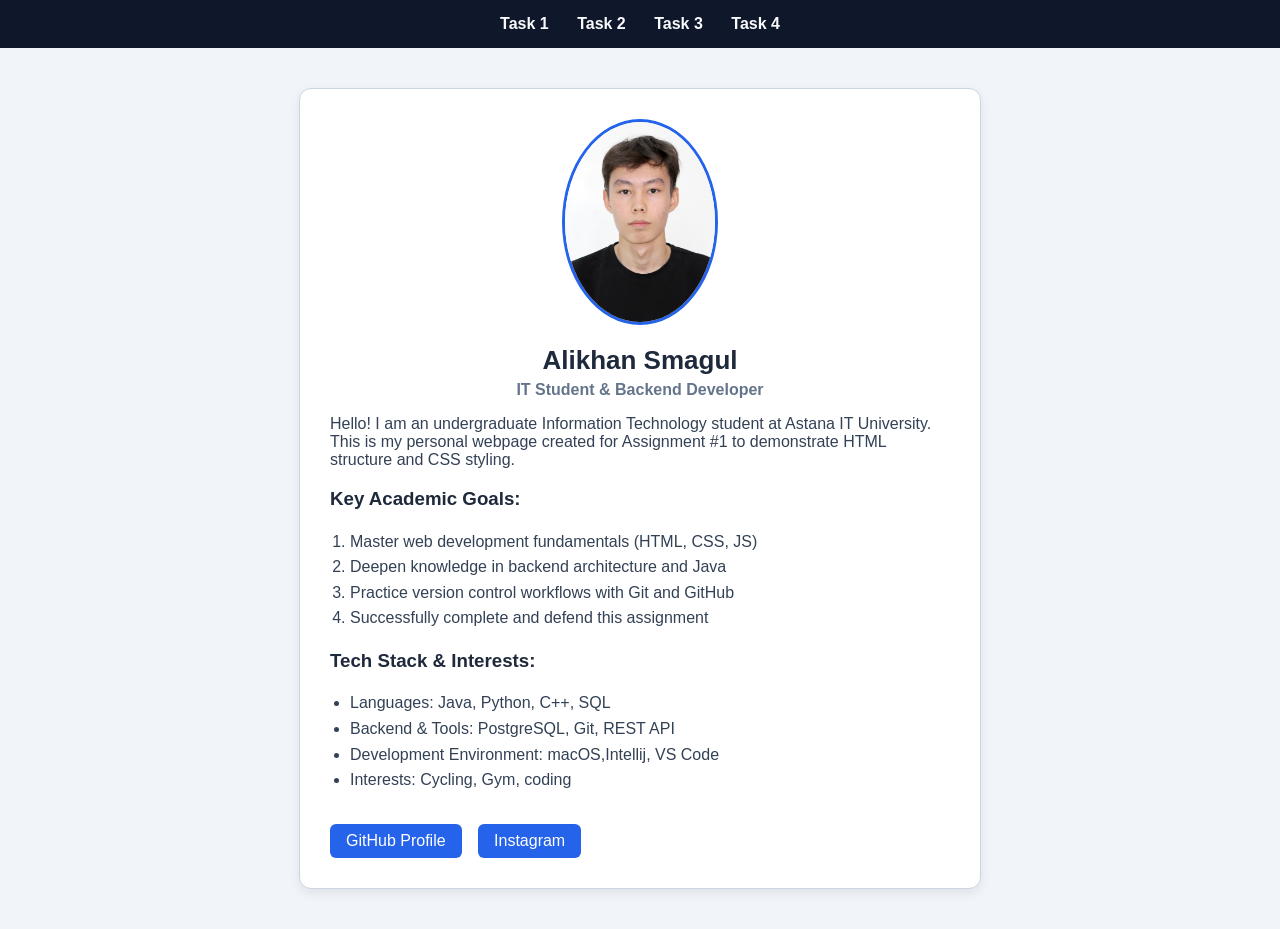
<file: index.html>
<!DOCTYPE html>
<html lang="en">
<head>
    <meta charset="UTF-8">
    <meta name="viewport" content="width=device-width, initial-scale=1.0">
    <title>Task 1 - Personal Webpage</title>
    <link rel="stylesheet" href="styles.css">
</head>
<body>

    <nav class="navbar">
        <a href="index.html">Task 1</a>
        <a href="task2.html">Task 2</a>
        <a href="task3.html">Task 3</a>
        <a href="task4.html">Task 4</a>
    </nav>


    <main id="profile-card">
        <img src="avatar.jpg" alt="Alikhan Smagul Profile Picture" class="profile-img">
        
        <h1>Alikhan Smagul</h1>
        <h2>IT Student & Backend Developer</h2>

        <p class="intro-text">
            Hello! I am an undergraduate Information Technology student at Astana IT University. This is my personal webpage created for Assignment #1 to demonstrate HTML structure and CSS styling.
        </p>

        <h3>Key Academic Goals:</h3>
        <ol>
            <li>Master web development fundamentals (HTML, CSS, JS)</li>
            <li>Deepen knowledge in backend architecture and Java</li>
            <li>Practice version control workflows with Git and GitHub</li>
            <li>Successfully complete and defend this assignment</li>
        </ol>

        <h3>Tech Stack & Interests:</h3>
        <ul>
            <li>Languages: Java, Python, C++, SQL</li>
            <li>Backend & Tools: PostgreSQL, Git, REST API</li>
            <li>Development Environment: macOS,Intellij, VS Code</li>
            <li>Interests: Cycling, Gym, coding</li>
        </ul>

        <div class="links-section">
            <a href="https://github.com" target="_blank" class="external-link">GitHub Profile</a>
            <a href="https://www.instagram.com/alih.zzzz?stkn=MWZ4MWptZmh1ZDNxdQ%3D%3D&utm_source=qr" target="_blank" class="external-link">Instagram</a>
        </div>
    </main>

</body>
</html>
</file>
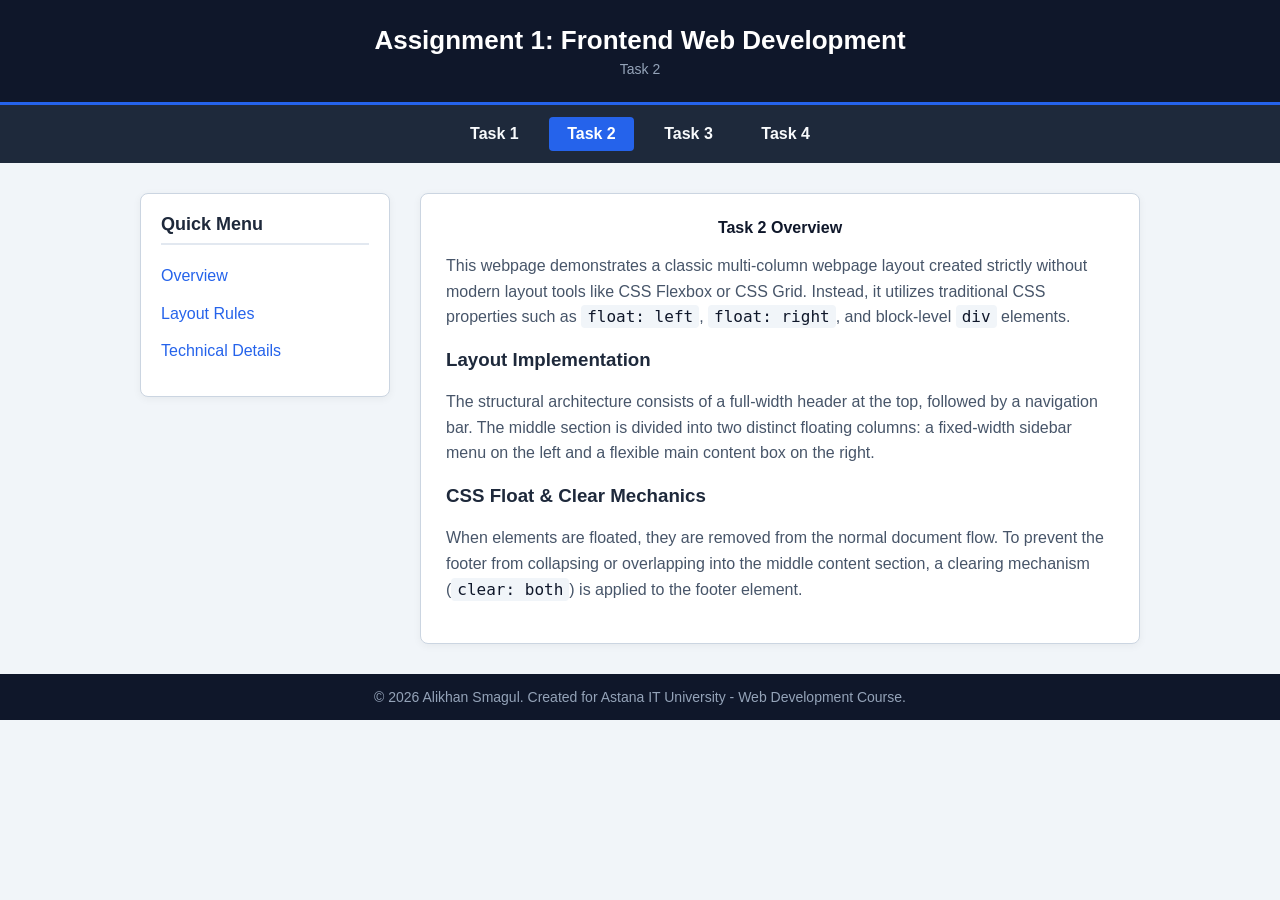
<file: task2.html>
<!DOCTYPE html>
<html lang="en">
<head>
    <meta charset="UTF-8">
    <meta name="viewport" content="width=device-width, initial-scale=1.0">
    <title>Task 2 - Webpage Layout</title>
    <link rel="stylesheet" href="styles.css">
</head>
<body>

    <div class="header">
        <h1>Assignment 1: Frontend Web Development</h1>
        <p>Task 2</p>
    </div>
    <div class="nav-bar">
        <a href="index.html">Task 1</a>
        <a href="task2.html" class="active">Task 2</a>
        <a href="task3.html">Task 3</a>
        <a href="task4.html">Task 4</a>
    </div>

    <div class="container">
        
        <div class="sidebar">
            <h3>Quick Menu</h3>
            <ul>
                <li><a href="#overview">Overview</a></li>
                <li><a href="#layout-rules">Layout Rules</a></li>
                <li><a href="#tech-details">Technical Details</a></li>
            </ul>
        </div>

        <div class="main-content">
            <h2 id="overview">Task 2 Overview</h2>
            <p>
                This webpage demonstrates a classic multi-column webpage layout created strictly without modern layout tools like CSS Flexbox or CSS Grid. Instead, it utilizes traditional CSS properties such as <code>float: left</code>, <code>float: right</code>, and block-level <code>div</code> elements.
            </p>

            <h3 id="layout-rules">Layout Implementation</h3>
            <p>
                The structural architecture consists of a full-width header at the top, followed by a navigation bar. The middle section is divided into two distinct floating columns: a fixed-width sidebar menu on the left and a flexible main content box on the right.
            </p>

            <h3 id="tech-details">CSS Float & Clear Mechanics</h3>
            <p>
                When elements are floated, they are removed from the normal document flow. To prevent the footer from collapsing or overlapping into the middle content section, a clearing mechanism (<code>clear: both</code>) is applied to the footer element.
            </p>
        </div>

        <div class="clearfix"></div>
    </div>

    <div class="footer">
        <p>&copy; 2026 Alikhan Smagul. Created for Astana IT University - Web Development Course.</p>
    </div>

</body>
</html>
</file>
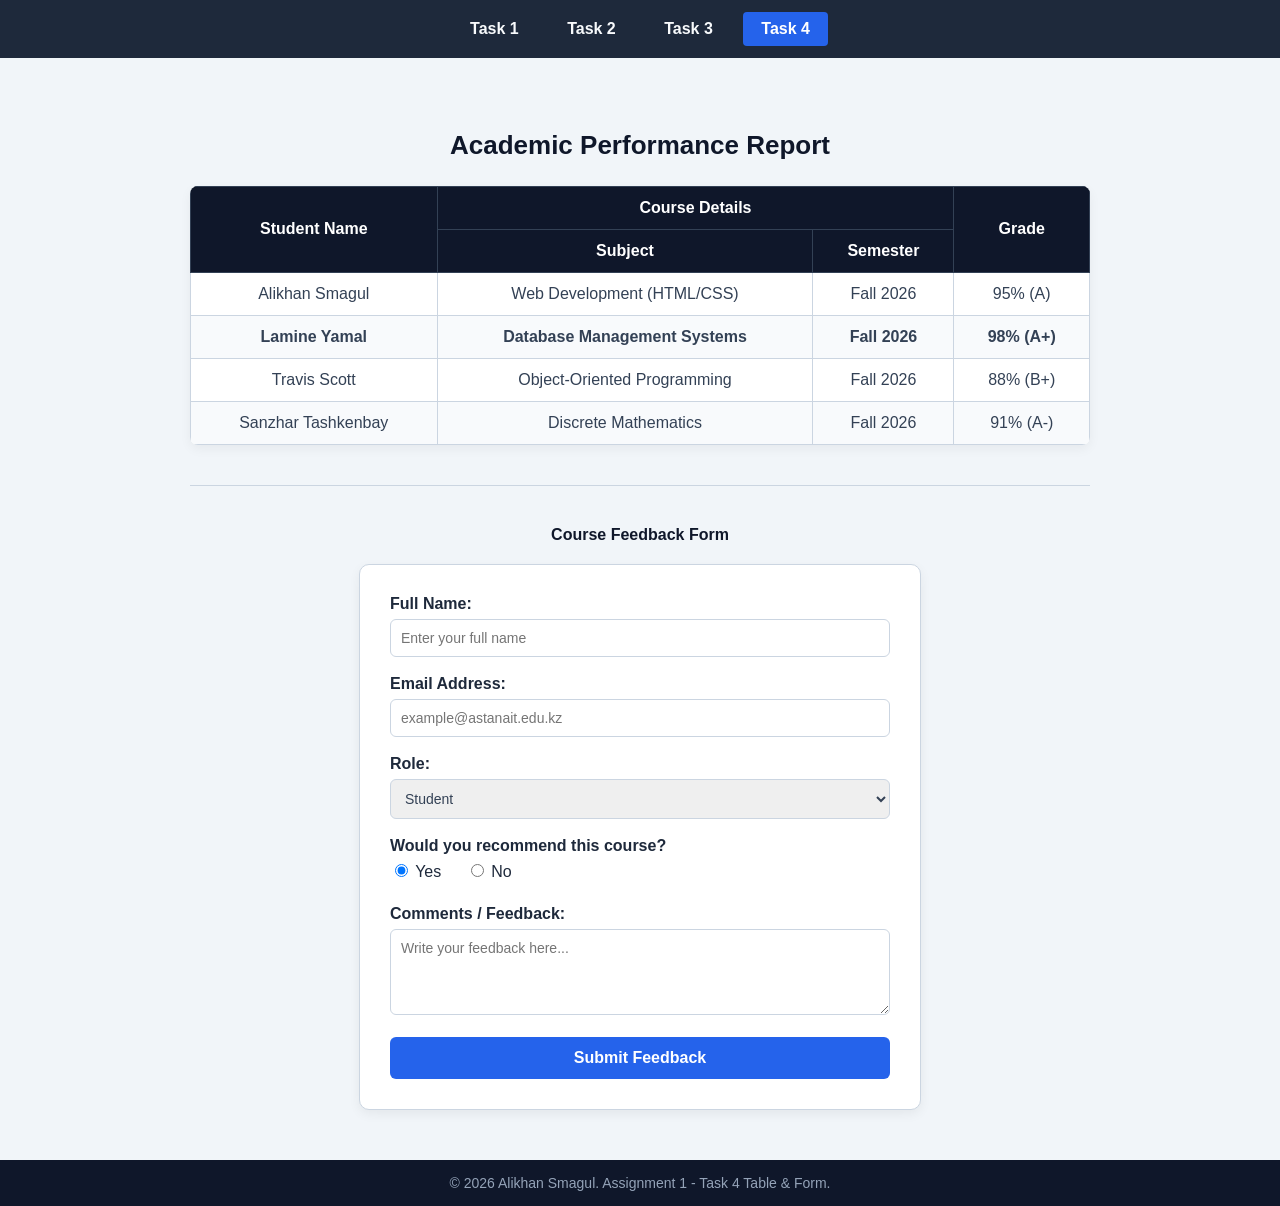
<file: task4.html>
<!DOCTYPE html>
<html lang="en">
<head>
    <meta charset="UTF-8">
    <meta name="viewport" content="width=device-width, initial-scale=1.0">
    <title>Task 4 - Tables and Forms</title>
    <link rel="stylesheet" href="styles.css">
</head>
<body>

    <div class="nav-bar">
        <a href="index.html">Task 1</a>
        <a href="task2.html">Task 2</a>
        <a href="task3.html">Task 3</a>
        <a href="task4.html" class="active">Task 4</a>
    </div>

    <main class="task4-container">
        
        <section class="table-section">
            <h1 id="table-heading">Academic Performance Report</h1>

            <table class="grades-table">
                <thead>
                    <tr>
                        <th rowspan="2">Student Name</th>
                        <th colspan="2">Course Details</th>
                        <th rowspan="2">Grade</th>
                    </tr>
                    <tr>
                        <th>Subject</th>
                        <th>Semester</th>
                    </tr>
                </thead>
                <tbody>
                    <tr>
                        <td>Alikhan Smagul</td>
                        <td>Web Development (HTML/CSS)</td>
                        <td>Fall 2026</td>
                        <td>95% (A)</td>
                    </tr>
                    <tr class="highlight-row">
                        <td>Lamine Yamal</td>
                        <td>Database Management Systems</td>
                        <td>Fall 2026</td>
                        <td>98% (A+)</td>
                    </tr>
                    <tr>
                        <td>Travis Scott</td>
                        <td>Object-Oriented Programming</td>
                        <td>Fall 2026</td>
                        <td>88% (B+)</td>
                    </tr>
                    <tr>
                        <td>Sanzhar Tashkenbay</td>
                        <td>Discrete Mathematics</td>
                        <td>Fall 2026</td>
                        <td>91% (A-)</td>
                    </tr>
                </tbody>
            </table>
        </section>

        <hr class="divider">

        <section class="form-section">
            <h2>Course Feedback Form</h2>
            
            <form action="#" method="post" class="feedback-form" id="student-feedback-form">
                
                <div class="form-group">
                    <label for="full-name">Full Name:</label>
                    <input type="text" id="full-name" name="fullName" placeholder="Enter your full name" required>
                </div>

                <div class="form-group">
                    <label for="email-address">Email Address:</label>
                    <input type="email" id="email-address" name="email" placeholder="example@astanait.edu.kz" required>
                </div>

                <div class="form-group">
                    <label for="user-role">Role:</label>
                    <select id="user-role" name="role">
                        <option value="student">Student</option>
                        <option value="teacher">Teacher</option>
                        <option value="other">Other</option>
                    </select>
                </div>

                <div class="form-group">
                    <label class="group-label">Would you recommend this course?</label>
                    <div class="radio-options">
                        <label><input type="radio" name="recommend" value="yes" checked> Yes</label>
                        <label><input type="radio" name="recommend" value="no"> No</label>
                    </div>
                </div>

                <div class="form-group">
                    <label for="comments">Comments / Feedback:</label>
                    <textarea id="comments" name="comments" rows="4" placeholder="Write your feedback here..."></textarea>
                </div>

                <button type="submit" class="submit-btn">Submit Feedback</button>

            </form>
        </section>

    </main>

    <footer class="footer">
        <p>&copy; 2026 Alikhan Smagul. Assignment 1 - Task 4 Table & Form.</p>
    </footer>

</body>
</html>
</file>
<file: styles.css>
body {
    background-color: #f1f5f9;
    font-family: 'Segoe UI', Tahoma, Geneva, Verdana, sans-serif;
    font-size: 16px;
    color: #334155;
    margin: 0;
    padding: 0;
}

.navbar {
    background-color: #0f172a;
    padding: 15px;
    text-align: center;
}

.navbar a {
    color: #f8fafc;
    text-decoration: none;
    margin: 0 12px;
    font-weight: 600;
}

#profile-card {
    max-width: 620px;
    margin: 40px auto;
    padding: 30px;
    background-color: #ffffff;
    border: 1px solid #cbd5e1;
    border-radius: 12px;
    box-shadow: 0 4px 12px rgba(0, 0, 0, 0.08);
}

.profile-img {
    max-width: 150px;
    height: auto;
    border-radius: 50%;
    border: 3px solid #2563eb;
    display: block;
    margin: 0 auto 20px auto;
}

h1, h2, h3 {
    color: #1e293b;
}

h1 {
    text-align: center;
    font-size: 26px;
    margin-bottom: 5px;
}

h2 {
    text-align: center;
    font-size: 16px;
    color: #64748b;
    margin-top: 0;
}

ol, ul {
    padding-left: 20px;
    line-height: 1.6;
}

.external-link {
    display: inline-block;
    margin-right: 12px;
    margin-top: 15px;
    padding: 8px 16px;
    background-color: #2563eb;
    color: #ffffff;
    text-decoration: none;
    border-radius: 6px;
    transition: background-color 0.2s ease;
}

.external-link:hover, .navbar a:hover {
    background-color: #1d4ed8;
    color: #ffffff;
}

.header {
    background-color: #0f172a;
    color: #ffffff;
    text-align: center;
    padding: 25px 15px;
    border-bottom: 3px solid #2563eb;
}

.header h1 {
    margin: 0;
    color: #ffffff;
    font-size: 26px;
}

.header p {
    margin: 5px 0 0 0;
    color: #94a3b8;
    font-size: 14px;
}

.nav-bar {
    background-color: #1e293b;
    text-align: center;
    padding: 12px 0;
}

.nav-bar a {
    color: #f8fafc;
    text-decoration: none;
    padding: 8px 18px;
    margin: 0 4px;
    border-radius: 4px;
    font-weight: 600;
    display: inline-block;
}

.nav-bar a:hover, .nav-bar a.active {
    background-color: #2563eb;
    color: #ffffff;
}
.container {
    width: 90%;
    max-width: 1000px;
    margin: 30px auto;
}

.sidebar {
    width: 25%;
    float: left;
    background-color: #ffffff;
    padding: 20px;
    box-sizing: border-box;
    border: 1px solid #cbd5e1;
    border-radius: 8px;
    box-shadow: 0 2px 8px rgba(0, 0, 0, 0.05);
}

.sidebar h3 {
    margin-top: 0;
    font-size: 18px;
    border-bottom: 2px solid #e2e8f0;
    padding-bottom: 8px;
}

.sidebar ul {
    list-style-type: none;
    padding: 0;
    margin: 0;
}

.sidebar li {
    margin-bottom: 12px;
}

.sidebar a {
    color: #2563eb;
    text-decoration: none;
    font-weight: 500;
}

.sidebar a:hover {
    text-decoration: underline;
}

.main-content {
    width: 72%;
    float: right;
    background-color: #ffffff;
    padding: 25px;
    box-sizing: border-box;
    border: 1px solid #cbd5e1;
    border-radius: 8px;
    box-shadow: 0 2px 8px rgba(0, 0, 0, 0.05);
}

.main-content h2 {
    margin-top: 0;
    color: #0f172a;
}

.main-content p {
    line-height: 1.6;
    color: #475569;
}

.main-content code {
    background-color: #f1f5f9;
    padding: 2px 6px;
    border-radius: 4px;
    font-family: monospace;
    color: #0f172a;
}

.clearfix {
    clear: both;
}

.footer {
    background-color: #0f172a;
    color: #94a3b8;
    text-align: center;
    padding: 15px;
    margin-top: 30px;
    font-size: 14px;
    clear: both;
}

.footer p {
    margin: 0;
}

.tribute-body {
    background-color: #f8fafc;
    font-family: 'Roboto', sans-serif;
    color: #334155;
    margin: 0;
    padding: 0;
}

.tribute-header {
    background-color: #0f172a;
    color: #ffffff;
    text-align: center;
    padding: 35px 20px;
    border-bottom: 4px solid #ef4444;
}

.tribute-header h1 {
    font-family: 'Montserrat', sans-serif;
    font-size: 34px;
    letter-spacing: 1px;
    margin: 0;
    color: #ffffff;
}

.tribute-header .tagline {
    font-size: 15px;
    color: #94a3b8;
    margin-top: 8px;
}

.content {
    max-width: 800px;
    margin: 30px auto;
    padding: 30px;
    background-color: #ffffff;
    border-radius: 12px;
    box-shadow: 0 4px 16px rgba(0, 0, 0, 0.06);
    border: 1px solid #e2e8f0;
}

.img-wrapper {
    text-align: center;
    margin-bottom: 30px;
}

.tribute-img {
    max-width: 240px;
    height: auto;
    border-radius: 10px;
    box-shadow: 0 6px 18px rgba(0, 0, 0, 0.15);
    border: 3px solid #cbd5e1;
}

.img-caption {
    font-size: 13px;
    color: #64748b;
    margin-top: 8px;
    font-style: italic;
}

.content h2, .content h3 {
    font-family: 'Montserrat', sans-serif;
    color: #0f172a;
    border-bottom: 2px solid #f1f5f9;
    padding-bottom: 8px;
}

.bio-section p {
    line-height: 1.7;
    font-size: 16px;
    color: #475569;
}

.timeline-list, .contributions-list {
    line-height: 1.8;
    padding-left: 24px;
}

.timeline-list li, .contributions-list li {
    margin-bottom: 10px;
}

.tribute-links {
    text-align: center;
    margin-top: 35px;
}

.btn {
    display: inline-block;
    padding: 12px 28px;
    background-color: #ef4444;
    color: #ffffff;
    font-weight: 600;
    text-decoration: none;
    border-radius: 6px;
    box-shadow: 0 2px 6px rgba(239, 68, 68, 0.3);
    transition: all 0.3s ease;
}

.btn:hover {
    background-color: #dc2626;
    box-shadow: 0 4px 12px rgba(220, 38, 38, 0.4);
    transform: translateY(-2px);
}

.task4-container {
    max-width: 900px;
    margin: 30px auto;
    padding: 20px;
}

.divider {
    border: 0;
    height: 1px;
    background: #cbd5e1;
    margin: 40px 0;
}

#table-heading {
    text-align: center;
    color: #0f172a;
    font-size: 26px;
    margin-bottom: 25px;
}

.grades-table {
    width: 100%;
    border-collapse: collapse;
    background-color: #ffffff;
    box-shadow: 0 4px 12px rgba(0, 0, 0, 0.05);
    border-radius: 8px;
    overflow: hidden;
}

.grades-table th {
    background-color: #0f172a;
    color: #ffffff;
    font-weight: 600;
    padding: 12px 15px;
    text-align: center;
    border: 1px solid #334155;
}

.grades-table td {
    padding: 12px 15px;
    border: 1px solid #cbd5e1;
    text-align: center;
    color: #334155;
}

.grades-table tbody tr:nth-child(even) {
    background-color: #f8fafc;
}

.grades-table tr.highlight-row {
    background-color: #dbeafe;
    font-weight: 600;
}

.form-section h2 {
    text-align: center;
    color: #0f172a;
    margin-bottom: 20px;
}

.feedback-form {
    max-width: 500px;
    margin: 0 auto;
    background-color: #ffffff;
    padding: 30px;
    border-radius: 10px;
    border: 1px solid #cbd5e1;
    box-shadow: 0 4px 12px rgba(0, 0, 0, 0.06);
}

.form-group {
    margin-bottom: 18px;
}

.feedback-form label {
    display: block;
    font-weight: 700;
    margin-bottom: 6px;
    color: #1e293b;
}

.feedback-form input[type="text"],
.feedback-form input[type="email"],
.feedback-form select,
.feedback-form textarea {
    width: 100%;
    padding: 10px;
    box-sizing: border-box;
    border: 1px solid #cbd5e1;
    border-radius: 6px;
    font-size: 14px;
    font-family: inherit;
    color: #334155;
}

.feedback-form input:focus,
.feedback-form select:focus,
.feedback-form textarea:focus {
    outline: none;
    border-color: #2563eb;
    box-shadow: 0 0 0 3px rgba(37, 99, 235, 0.15);
}

.radio-options label {
    display: inline-block;
    font-weight: normal;
    margin-right: 20px;
    cursor: pointer;
}

.submit-btn {
    width: 100%;
    padding: 12px;
    background-color: #2563eb;
    color: #ffffff;
    font-size: 16px;
    font-weight: 600;
    border: none;
    border-radius: 6px;
    cursor: pointer;
    transition: background-color 0.2s ease;
}

.submit-btn:hover {
    background-color: #1d4ed8;
}
</file>
